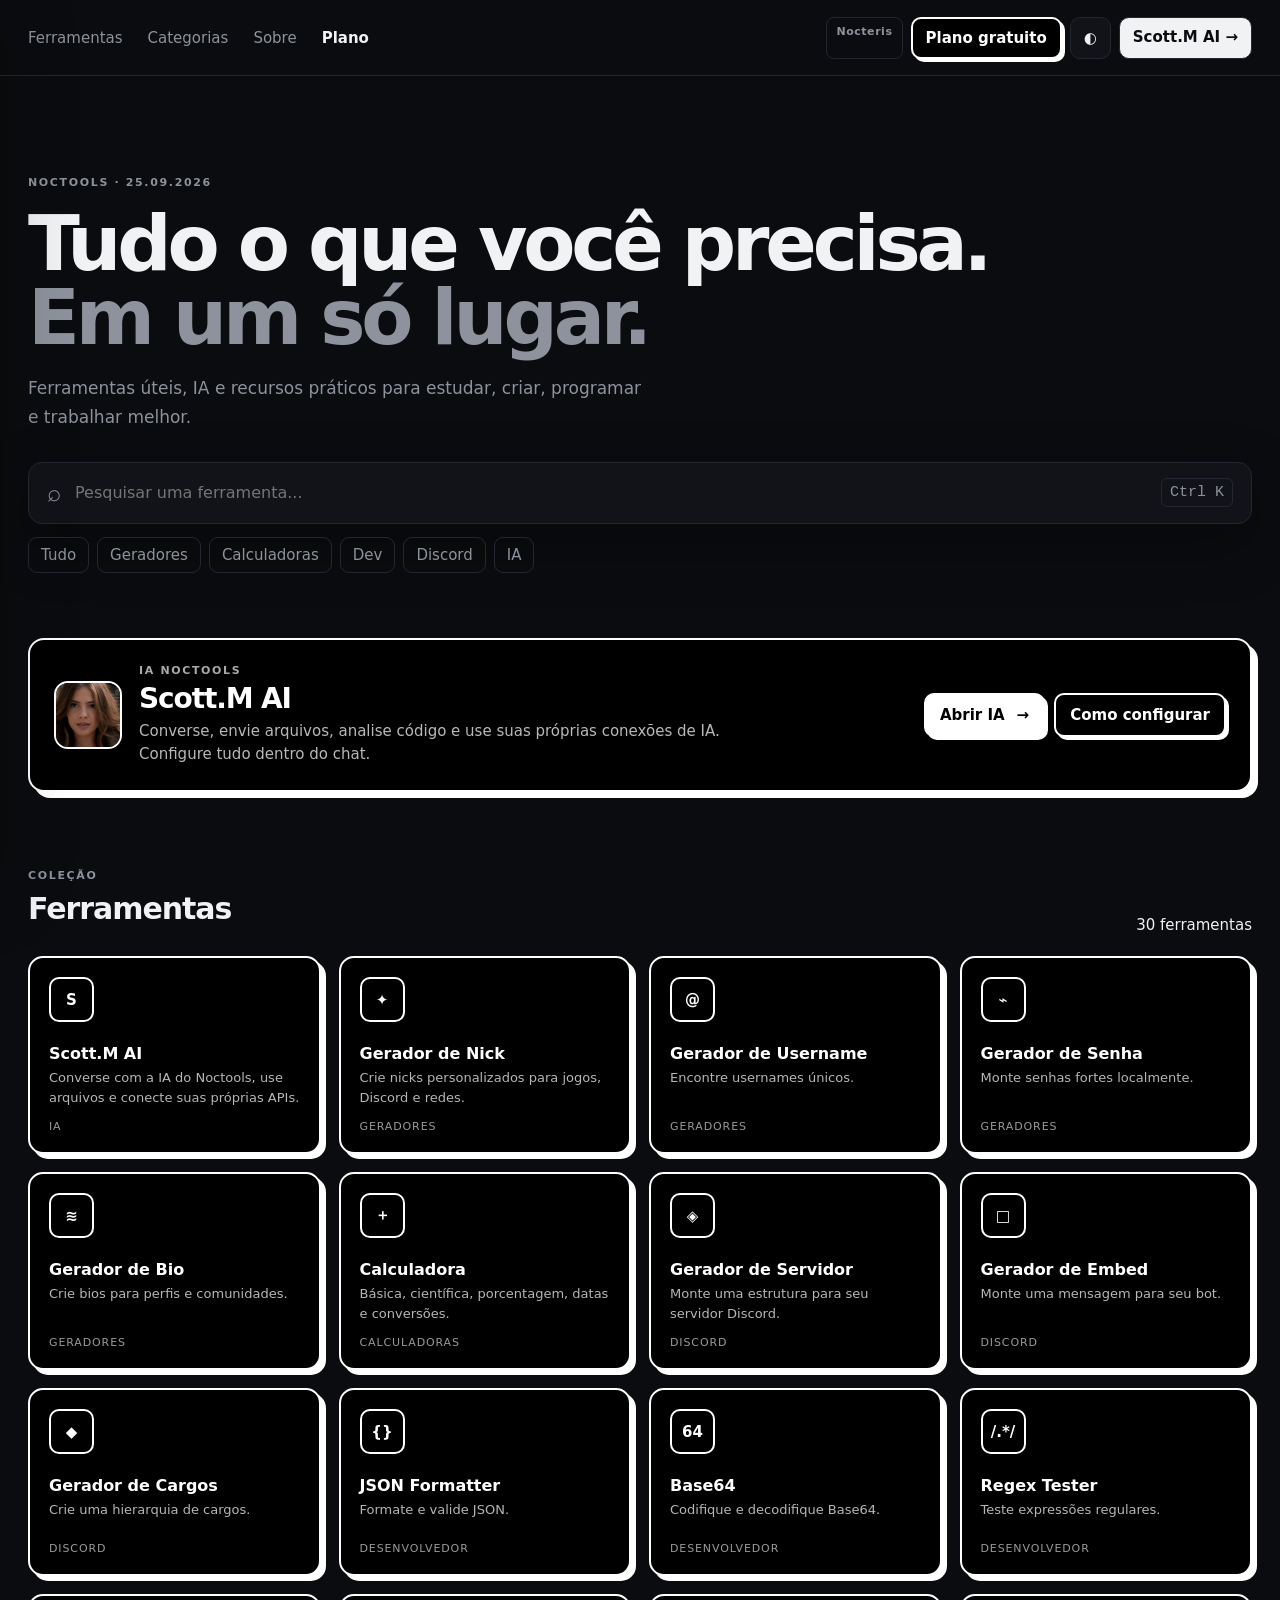
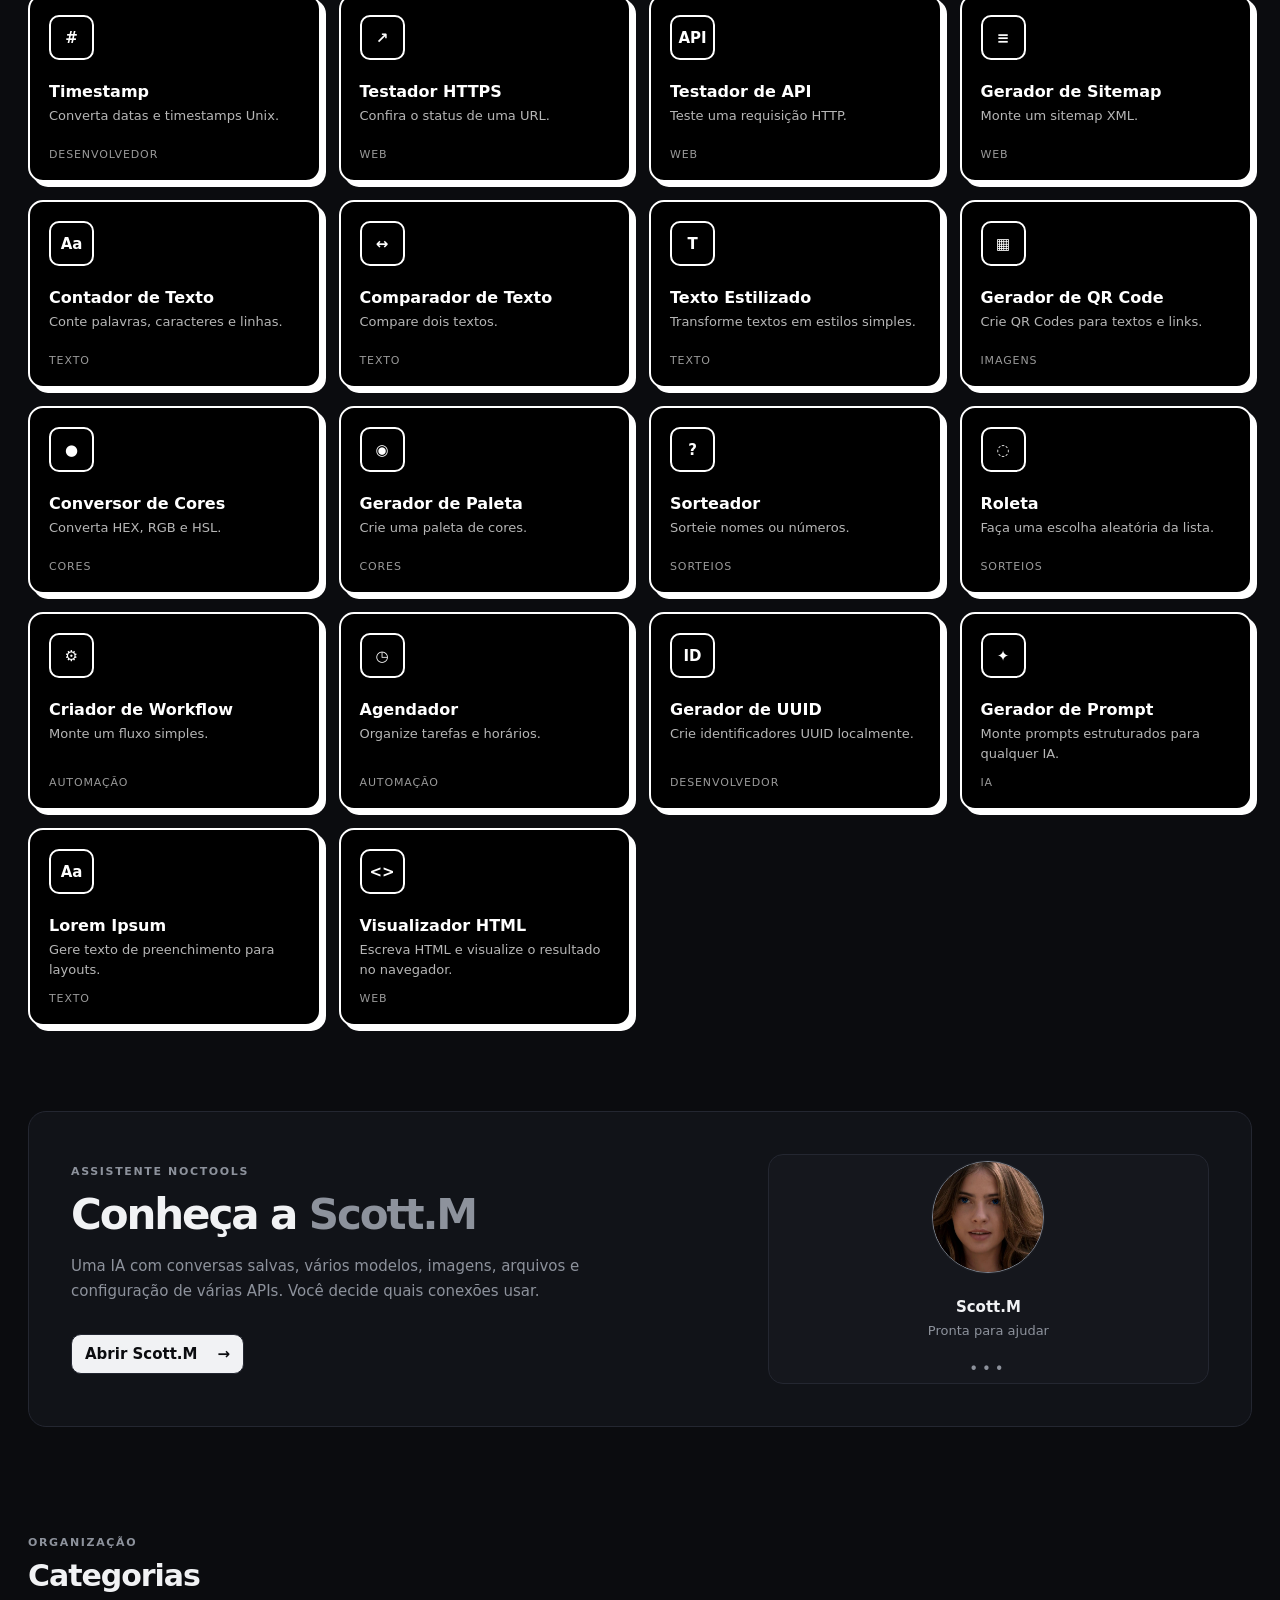
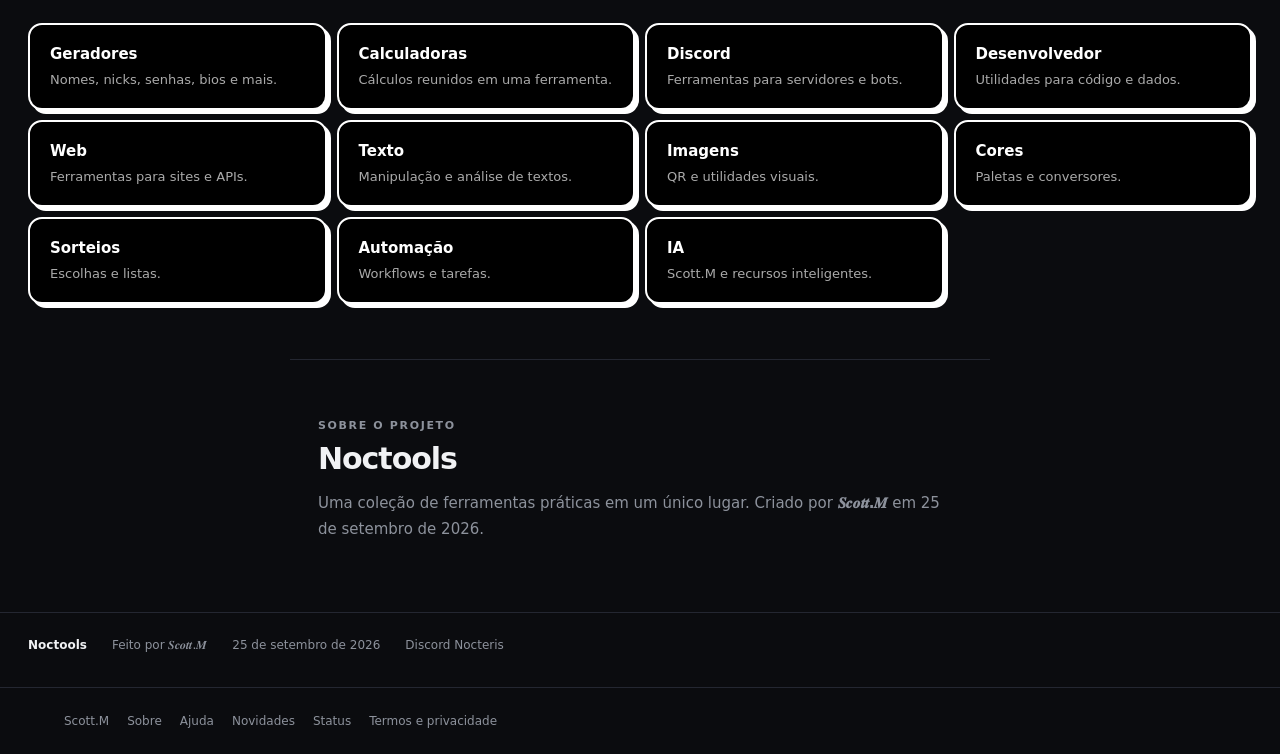
<file: index.html>
<!doctype html>
<html lang="pt-BR">
<head>
<meta charset="utf-8"><meta name="viewport" content="width=device-width,initial-scale=1">
<title>Noctools — ferramentas para todos</title>
<meta name="description" content="Noctools: ferramentas, automações e Scott.M AI.">
<link rel="stylesheet" href="styles.css">
</head>
<body>
<div class="site-shell">
  <div class="sidebar-overlay" id="sidebarOverlay"></div>
  <aside class="site-sidebar" id="siteSidebar">
    <div class="side-head"><a class="brand" href="index.html"><span class="brand-mark">N</span><span>Noctools</span></a><button class="side-close" id="sideClose" aria-label="Fechar menu">×</button></div>
    <nav class="side-nav">
      <a href="#inicio">Início</a><a href="#ferramentas">Todas as ferramentas</a><a href="ia/">Scott.M AI</a>
      <div class="side-label">CATEGORIAS</div>
      <button data-side-cat="Todos">Tudo</button><button data-side-cat="Geradores">Geradores</button><button data-side-cat="Calculadoras">Calculadoras</button><button data-side-cat="Discord">Discord</button><button data-side-cat="Desenvolvedor">Desenvolvedor</button><button data-side-cat="Web">Web</button><button data-side-cat="Texto">Texto</button><button data-side-cat="Imagens">Imagens</button><button data-side-cat="Cores">Cores</button><button data-side-cat="Sorteios">Sorteios</button><button data-side-cat="Automação">Automação</button><button data-side-cat="IA">IA</button>
    </nav>
    <div class="side-bottom"><button id="themeBtnSide">◐ <span>Alternar tema</span></button><button id="collapseSide">← <span>Minimizar menu</span></button></div>
  </aside>

  <div class="site-main" id="siteMain">
    <header class="topbar">
      <button class="menu-btn icon-btn" id="menuBtn" aria-label="Abrir menu">☰</button>
      <a class="brand mobile-brand" href="index.html"><span class="brand-mark">N</span><span>Noctools</span></a>
      <nav class="nav"><a href="#ferramentas">Ferramentas</a><a href="#categorias">Categorias</a><a href="#sobre">Sobre</a><a class="plan-link" href="plano/">Plano</a></nav>
      <div class="top-actions"><a class="creator-mini" href="https://discord.gg/b59XumS7wJ" target="_blank" rel="noopener">Nocteris</a><a class="plan-top-btn" href="plano/">Plano gratuito</a><button class="icon-btn" id="themeBtn" title="Alternar tema">◐</button><a class="scott-btn" href="ia/">Scott.M AI <span>→</span></a></div>
    </header>

    <main>
      <section class="hero" id="inicio">
        <div class="eyebrow">NOCTOOLS · 25.09.2026</div>
        <h1>Tudo o que você precisa.<br><span>Em um só lugar.</span></h1>
        <p>Ferramentas úteis, IA e recursos práticos para estudar, criar, programar e trabalhar melhor.</p>
        <div class="search-wrap"><span>⌕</span><input id="search" placeholder="Pesquisar uma ferramenta..." autocomplete="off"><kbd>Ctrl K</kbd></div>
        <div class="quick"><button data-cat="Todos">Tudo</button><button data-cat="Geradores">Geradores</button><button data-cat="Calculadoras">Calculadoras</button><button data-cat="Desenvolvedor">Dev</button><button data-cat="Discord">Discord</button><button data-cat="IA">IA</button></div>
      </section>

      <section class="ai-feature" id="ia-destaque">
        <div class="ai-feature-main">
          <div class="ai-feature-avatar"><img src="scott-avatar.webp" alt="Scott.M"></div>
          <div><div class="eyebrow">IA NOCTOOLS</div><h2>Scott.M AI</h2><p>Converse, envie arquivos, analise código e use suas próprias conexões de IA. Configure tudo dentro do chat.</p></div>
        </div>
        <div class="ai-feature-actions"><a class="neo-button primary-neo" href="ia/">Abrir IA <span>→</span></a><a class="neo-button" href="ia/#ajuda">Como configurar</a></div>
      </section>

      <section class="section" id="ferramentas"><div class="section-head"><div><small>COLEÇÃO</small><h2>Ferramentas</h2></div><span id="count"></span></div><div id="recent" class="recent hidden"></div><div id="grid" class="tool-grid"></div></section>

      <section class="scott-section" id="scott"><div class="scott-copy"><div class="eyebrow">ASSISTENTE NOCTOOLS</div><h2>Conheça a <span>Scott.M</span></h2><p>Uma IA com conversas salvas, vários modelos, imagens, arquivos e configuração de várias APIs. Você decide quais conexões usar.</p><a class="primary" href="ia/">Abrir Scott.M <span>→</span></a></div><div class="scott-card"><div class="scott-card-avatar"><img src="scott-avatar.webp" alt="Scott.M"></div><strong>Scott.M</strong><span>Pronta para ajudar</span><div class="dots">•••</div></div></section>

      <section class="section" id="categorias"><div class="section-head"><div><small>ORGANIZAÇÃO</small><h2>Categorias</h2></div></div><div class="category-grid" id="categoryGrid"></div></section>
      <section class="about section" id="sobre"><small>SOBRE O PROJETO</small><h2>Noctools</h2><p>Uma coleção de ferramentas práticas em um único lugar. Criado por <b>𝑺𝒄𝒐𝒕𝒕.𝑴</b> em 25 de setembro de 2026.</p></section>
    </main>
    <footer><b>Noctools</b><span>Feito por 𝑺𝒄𝒐𝒕𝒕.𝑴</span><span>25 de setembro de 2026</span><a href="https://discord.gg/b59XumS7wJ" target="_blank" rel="noopener">Discord Nocteris</a></footer>
  </div>
</div>
<script src="app.js"></script>
<footer class="site-footer"><a href="ia/">Scott.M</a><a href="sobre/">Sobre</a><a href="ajuda/">Ajuda</a><a href="novidades/">Novidades</a><a href="status/">Status</a><a href="termo/">Termos e privacidade</a></footer></body>
</html>
</file>
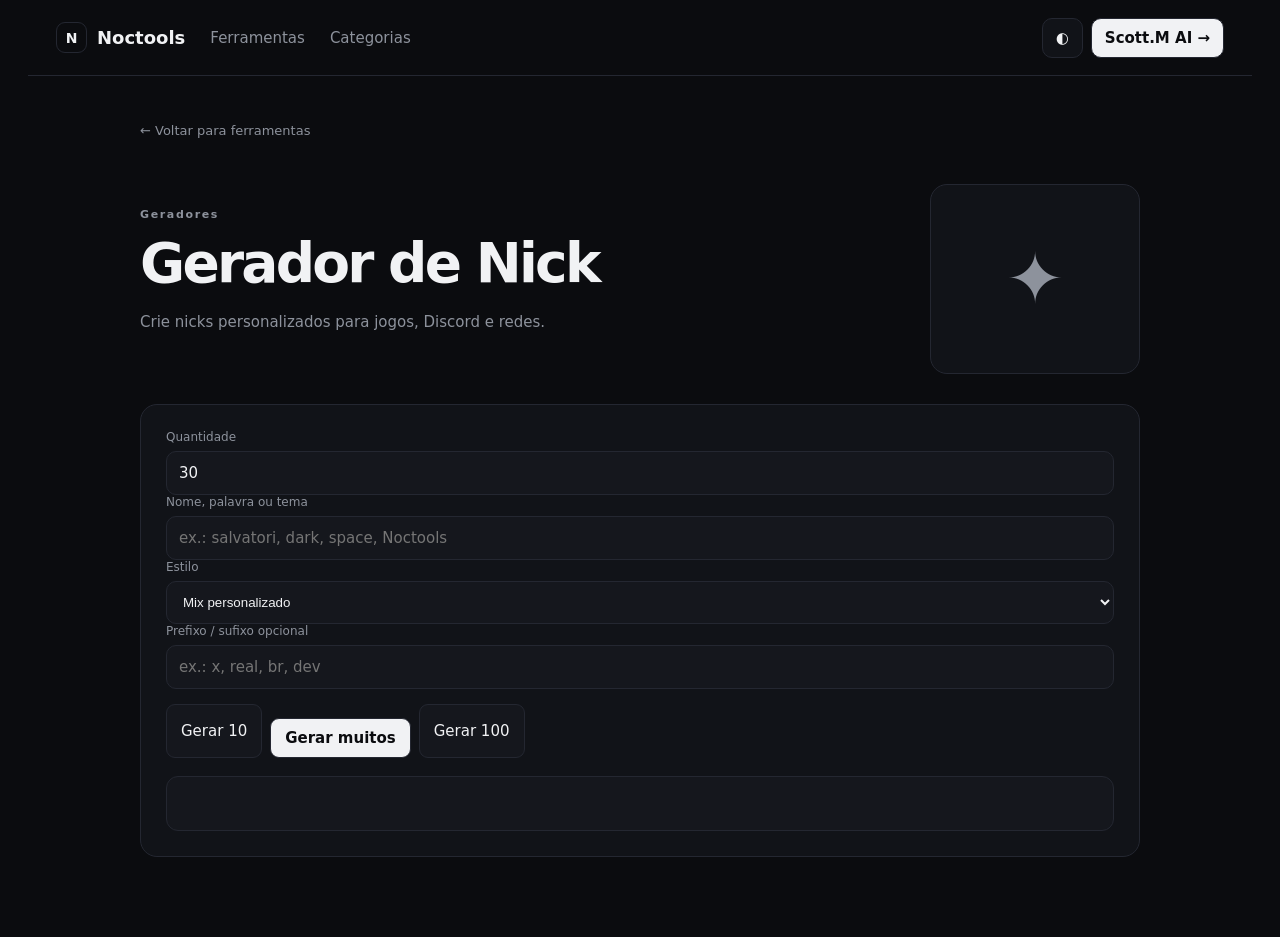
<file: tool.html>
<!doctype html><html lang="pt-BR"><head><meta charset="utf-8"><meta name="viewport" content="width=device-width,initial-scale=1"><title>Ferramenta — Noctools</title><link rel="stylesheet" href="styles.css"><link rel="stylesheet" href="tool.css"></head><body><div class="app"><header class="topbar"><a class="brand" href="index.html"><span class="brand-mark">N</span><span>Noctools</span></a><nav class="nav"><a href="index.html#ferramentas">Ferramentas</a><a href="index.html#categorias">Categorias</a></nav><div class="top-actions"><button class="icon-btn" id="themeBtn">◐</button><a class="scott-btn" href="scott.html">Scott.M AI →</a></div></header><main class="tool-page"><a class="backlink" href="index.html#ferramentas">← Voltar para ferramentas</a><div class="tool-hero"><div><div class="eyebrow" id="toolCat"></div><h1 id="toolTitle"></h1><p id="toolDesc"></p></div><div class="tool-art" id="toolArt"></div></div><section class="work" id="work"></section></main></div><script src="tool.js"></script></body></html>
</file>
<file: styles.css>
:root{--bg:#0b0c0f;--panel:#111318;--panel2:#15171d;--text:#f1f2f4;--muted:#8d929c;--line:#242731;--soft:#1b1e25;--accent:#fff;--shadow:0 20px 60px #0005}
:root.light{--bg:#f5f6f8;--panel:#fff;--panel2:#f0f1f4;--text:#14161a;--muted:#69707b;--line:#dfe2e7;--soft:#e9ebef;--accent:#111;--shadow:0 20px 60px #00000012}
*{box-sizing:border-box}html{scroll-behavior:smooth}body{margin:0;background:var(--bg);color:var(--text);font:15px Inter,ui-sans-serif,system-ui,-apple-system,BlinkMacSystemFont,"Segoe UI",sans-serif}a{text-decoration:none;color:inherit}button,input{font:inherit}.site-shell{min-height:100vh}.site-main{min-width:0;transition:margin-left .22s}.app{max-width:1280px;margin:auto;padding:0 28px}.topbar{height:76px;display:flex;align-items:center;border-bottom:1px solid var(--line);gap:25px;padding:0 28px}.brand{display:flex;align-items:center;gap:10px;font-weight:750;font-size:18px}.brand-mark{width:31px;height:31px;border:1px solid var(--line);display:grid;place-items:center;border-radius:9px;font-size:14px}.mobile-brand{display:none}.nav{display:flex;gap:25px;color:var(--muted);flex:1}.nav a:hover{color:var(--text)}.top-actions{display:flex;gap:8px}.icon-btn,.scott-btn,.primary{border:1px solid var(--line);background:var(--panel);color:var(--text);border-radius:10px;padding:10px 13px;cursor:pointer}.scott-btn{background:var(--text);color:var(--bg);font-weight:650}.menu-btn{display:none}.hero,.section,.about,footer{max-width:1280px;margin-left:auto;margin-right:auto}.hero{padding:100px 28px 55px}.eyebrow,small{font-size:11px;letter-spacing:.15em;color:var(--muted);font-weight:700}.hero h1{font-size:clamp(42px,7vw,76px);line-height:.98;letter-spacing:-.055em;margin:18px 0}.hero h1 span{color:var(--muted)}.hero p{font-size:17px;color:var(--muted);max-width:620px;line-height:1.7}.search-wrap{height:62px;border:1px solid var(--line);background:var(--panel);display:flex;align-items:center;gap:12px;border-radius:14px;margin-top:30px;padding:0 18px;box-shadow:var(--shadow)}.search-wrap span{font-size:24px;color:var(--muted)}.search-wrap input{background:transparent;border:0;outline:0;color:var(--text);width:100%;font-size:16px}.search-wrap kbd{border:1px solid var(--line);padding:5px 8px;border-radius:6px;color:var(--muted);white-space:nowrap}.quick{display:flex;gap:8px;flex-wrap:wrap;margin-top:13px}.quick button,.side-nav button{background:transparent;border:1px solid var(--line);color:var(--muted);padding:8px 12px;border-radius:9px;cursor:pointer;text-align:left}.quick button:hover,.side-nav button:hover{color:var(--text);border-color:var(--muted)}.section{padding:55px 28px}.section-head{display:flex;justify-content:space-between;align-items:end;margin-bottom:22px}.section h2,.about h2{font-size:30px;letter-spacing:-.035em;margin:8px 0}.tool-grid{display:grid;grid-template-columns:repeat(4,1fr);gap:12px}.tool{background:#000;border:2px solid #fff;border-radius:16px;padding:18px;min-height:170px;display:flex;flex-direction:column;transition:.18s transform,.18s box-shadow,.18s border-color;cursor:pointer;color:#fff;box-shadow:6px 6px 0 #fff;overflow:hidden}.tool:hover{transform:translate(-2px,-2px);box-shadow:9px 9px 0 #fff}.tool-icon{width:44px;height:44px;border:1px solid #fff;border-radius:10px;display:grid;place-items:center;margin-bottom:22px;color:#fff;background:#000;font-weight:800}.tool h3{margin:0 0 5px;font-size:15px;color:#fff}.tool p{margin:0;color:#aaa;font-size:13px;line-height:1.5}.tag{margin-top:auto;padding-top:13px;color:#aaa;font-size:10px;letter-spacing:.08em;text-transform:uppercase}.tool h3{margin:0 0 5px;font-size:15px}.tool p{margin:0;color:var(--muted);font-size:13px;line-height:1.5}.tag{margin-top:auto;padding-top:13px;color:var(--muted);font-size:11px}.scott-section{max-width:1224px;margin:30px auto 50px;border:1px solid var(--line);border-radius:18px;background:var(--panel);padding:42px;display:grid;grid-template-columns:1.5fr 1fr;gap:35px;align-items:center}.scott-copy h2{font-size:42px;letter-spacing:-.05em;margin:12px 0}.scott-copy h2 span{color:var(--muted)}.scott-copy p{color:var(--muted);line-height:1.7;max-width:600px}.primary{display:inline-flex;gap:20px;align-items:center;margin-top:14px;background:var(--text);color:var(--bg);font-weight:700}.scott-card{min-height:230px;border:1px solid var(--line);border-radius:15px;background:var(--panel2);display:flex;flex-direction:column;align-items:center;justify-content:center;gap:7px}.orb{width:75px;height:75px;border-radius:50%;border:1px solid var(--muted);display:grid;place-items:center;font-size:27px;margin-bottom:8px}.scott-card span{color:var(--muted);font-size:13px}.dots{color:var(--muted);letter-spacing:4px;margin-top:15px}.category-grid{display:grid;grid-template-columns:repeat(4,1fr);gap:10px}.category{padding:20px;border:1px solid var(--line);border-radius:13px;background:var(--panel)}.category strong{display:block;margin-bottom:7px}.category span{color:var(--muted);font-size:13px}.about{border-top:1px solid var(--line);max-width:700px}.about p{color:var(--muted);line-height:1.7}footer{border-top:1px solid var(--line);padding:25px 28px 35px;display:flex;gap:25px;color:var(--muted);font-size:12px}footer b{color:var(--text)}.recent{display:flex;gap:8px;margin-bottom:15px;overflow:auto}.recent button{background:var(--panel);border:1px solid var(--line);color:var(--muted);padding:8px 11px;border-radius:8px;white-space:nowrap}.hidden{display:none}
.site-sidebar{position:fixed;inset:0 auto 0 0;width:270px;background:var(--panel);border-right:1px solid var(--line);z-index:50;display:flex;flex-direction:column;transform:translateX(-100%);transition:transform .22s;box-shadow:20px 0 60px #0002}.site-shell.sidebar-open .site-sidebar{transform:translateX(0)}.site-shell.sidebar-open .site-main{margin-left:270px}.side-head{height:76px;padding:0 18px;border-bottom:1px solid var(--line);display:flex;align-items:center;justify-content:space-between}.side-close{display:none;background:transparent;border:0;color:var(--muted);font-size:24px}.side-nav{padding:15px;overflow:auto;display:flex;flex-direction:column;gap:6px}.side-nav>a{padding:10px 12px;border-radius:9px;color:var(--muted)}.side-nav>a:hover{background:var(--panel2);color:var(--text)}.side-label{font-size:10px;color:var(--muted);letter-spacing:.15em;margin:16px 12px 4px;font-weight:700}.side-bottom{margin-top:auto;padding:15px;border-top:1px solid var(--line);display:grid;gap:7px}.side-bottom button{border:1px solid var(--line);background:var(--panel2);color:var(--text);padding:10px;border-radius:9px;text-align:left;cursor:pointer}.sidebar-overlay{display:none;position:fixed;inset:0;background:#0008;z-index:40}
@media(min-width:901px){.site-shell.sidebar-open .site-sidebar{transform:translateX(0)}.site-shell.sidebar-open .site-main{margin-left:270px}.site-sidebar{transform:translateX(-100%)}.site-main{margin-left:0}.site-shell.sidebar-open .side-close{display:block}}
@media(max-width:900px){.tool-grid,.category-grid{grid-template-columns:repeat(2,1fr)}.nav{display:none}.menu-btn{display:block}.mobile-brand{display:flex}.topbar{padding:0 15px}.site-shell.sidebar-open .site-main{margin-left:0}.site-shell.sidebar-open .sidebar-overlay{display:block}.side-close{display:block}.scott-section{grid-template-columns:1fr;margin-left:15px;margin-right:15px}.hero{padding-top:65px}}
@media(max-width:560px){.hero,.section{padding-left:15px;padding-right:15px}.topbar{height:64px}.scott-btn{font-size:12px}.hero{padding-top:58px}.hero h1{font-size:44px}.hero p{font-size:15px}.search-wrap{height:55px}.search-wrap kbd{display:none}.tool-grid,.category-grid{grid-template-columns:1fr}.tool{min-height:125px}.tool-icon{margin-bottom:15px}.scott-section{padding:25px}.scott-copy h2{font-size:34px}footer{flex-direction:column;gap:8px;padding-left:15px;padding-right:15px}.top-actions .icon-btn{display:none}.site-sidebar{width:min(300px,88vw)}}

.site-footer{border-top:1px solid var(--line);padding:26px max(18px,5vw);display:flex;gap:18px;flex-wrap:wrap;color:var(--muted);font-size:12px}.site-footer a{color:inherit;text-decoration:none}.site-footer a:hover{color:var(--text)}

/* Noctools official visual polish v3 */
.plan-top-btn,.plan-link{font-weight:800}
.plan-top-btn{display:inline-flex;align-items:center;justify-content:center;padding:10px 13px;border:2px solid #fff;background:#000;color:#fff;border-radius:10px;box-shadow:3px 3px 0 #fff;transition:.16s ease}
.plan-top-btn:hover{transform:translate(-1px,-1px);box-shadow:5px 5px 0 #fff}
.plan-link{color:var(--text)!important}
.ai-feature{max-width:1224px;margin:10px auto 18px;padding:24px;border:2px solid #fff;border-radius:16px;background:#000;color:#fff;box-shadow:6px 6px 0 #fff;display:flex;align-items:center;justify-content:space-between;gap:24px}
.ai-feature-main{display:flex;align-items:center;gap:17px;min-width:0}.ai-feature-avatar{width:68px;height:68px;border:2px solid #fff;border-radius:14px;overflow:hidden;flex:none;background:#111}.ai-feature-avatar img{width:100%;height:100%;object-fit:cover}.ai-feature h2{margin:5px 0 5px;font-size:28px;letter-spacing:-.04em}.ai-feature p{margin:0;color:#b8b8b8;line-height:1.55;max-width:650px}.ai-feature .eyebrow{color:#aaa}.ai-feature-actions{display:flex;gap:9px;flex-wrap:wrap;justify-content:flex-end}.neo-button{display:inline-flex;align-items:center;gap:12px;padding:11px 14px;border:2px solid #fff;border-radius:10px;background:#000;color:#fff;font-weight:800;text-decoration:none;box-shadow:3px 3px 0 #fff;transition:.16s ease}.neo-button:hover{transform:translate(-1px,-1px);box-shadow:5px 5px 0 #fff}.primary-neo{background:#fff;color:#000}
.tool-grid{gap:18px}.tool{border:2px solid #fff;border-radius:15px;box-shadow:5px 5px 0 #fff;min-height:188px;padding:19px}.tool:hover{transform:translate(-2px,-2px);box-shadow:8px 8px 0 #fff}.tool-icon{border:2px solid #fff;border-radius:10px;width:45px;height:45px}.tool h3{font-size:16px}.tool p{color:#b6b6b6}.tag{color:#999}
.category{border:2px solid #fff;background:#000;color:#fff;border-radius:14px;box-shadow:4px 4px 0 #fff;transition:.16s}.category:hover{transform:translate(-1px,-1px);box-shadow:6px 6px 0 #fff}.category span{color:#aaa}
@media(max-width:900px){.ai-feature{margin-left:28px;margin-right:28px;flex-direction:column;align-items:stretch}.ai-feature-actions{justify-content:flex-start}.nav{display:none}}
@media(max-width:600px){.ai-feature{margin-left:14px;margin-right:14px;padding:18px}.ai-feature-main{align-items:flex-start}.ai-feature-avatar{width:56px;height:56px}.ai-feature h2{font-size:23px}.tool-grid{grid-template-columns:1fr 1fr;gap:14px}.tool{min-height:170px;padding:15px}.tool-icon{margin-bottom:16px}.category-grid{grid-template-columns:1fr 1fr}}


/* Noctools official polish v4 */
.scott-card-avatar{width:112px;height:112px;border:1px solid #7f8590;border-radius:50%;overflow:hidden;margin:0 auto 18px;background:#111318;box-shadow:0 0 0 1px rgba(255,255,255,.03)}
.scott-card-avatar img{display:block;width:100%;height:100%;object-fit:cover;object-position:center 22%}
.scott-card .orb{display:none}
.scott-card{overflow:hidden}
@media(max-width:900px){.scott-section{grid-template-columns:1fr!important}.scott-card{min-height:280px}}
@media(max-width:640px){.topbar{padding:0 14px!important}.topbar .nav{display:none}.top-actions .themeBtn,.top-actions #themeBtn{display:none}.plan-top-btn{padding:9px 11px!important;font-size:11px!important}.scott-btn{display:none}.hero{padding:48px 20px 28px!important}.hero h1{font-size:clamp(42px,12vw,70px)!important;line-height:.96}.hero p{font-size:16px!important}.ai-feature{margin:12px 14px 30px!important;padding:18px!important}.ai-feature-main{align-items:flex-start!important}.ai-feature-avatar{width:58px!important;height:58px!important;flex:none}.ai-feature-actions{display:grid!important;grid-template-columns:1fr!important}.section{padding-left:14px!important;padding-right:14px!important}.scott-section{margin:10px 14px 28px!important;padding:24px 18px!important}.scott-card{padding:24px 14px!important}.scott-card-avatar{width:92px;height:92px}}

.creator-mini{font-size:11px;font-weight:750;letter-spacing:.05em;color:var(--muted);text-decoration:none;padding:7px 9px;border:1px solid var(--line);border-radius:8px}
.creator-mini:hover{color:var(--text)}
footer a{color:var(--muted);text-decoration:none}
footer a:hover{color:var(--text)}
@media(max-width:760px){.creator-mini{display:none}}
</file>
<file: tool.css>
.tool-page{padding:45px 0 80px;max-width:1000px;margin:auto}.backlink{color:var(--muted);font-size:13px}.tool-hero{display:grid;grid-template-columns:1fr 210px;gap:25px;align-items:center;padding:45px 0 30px}.tool-hero h1{font-size:clamp(35px,6vw,55px);letter-spacing:-.05em;margin:10px 0}.tool-hero p{color:var(--muted);line-height:1.7;max-width:650px}.tool-art{height:190px;border:1px solid var(--line);border-radius:17px;background:var(--panel);display:grid;place-items:center;font-size:70px;color:var(--muted)}.work{border:1px solid var(--line);border-radius:17px;background:var(--panel);padding:25px}.work h2{margin-top:0}.form-grid{display:grid;grid-template-columns:repeat(2,1fr);gap:12px}.field{display:flex;flex-direction:column;gap:7px}.field.full{grid-column:1/-1}.field label{font-size:12px;color:var(--muted)}.field input,.field textarea,.field select{width:100%;border:1px solid var(--line);background:var(--panel2);color:var(--text);border-radius:10px;padding:12px;outline:none}.field textarea{resize:vertical;min-height:120px}.actions{display:flex;flex-wrap:wrap;gap:8px;margin-top:15px}.btn{border:1px solid var(--line);background:var(--panel2);color:var(--text);padding:10px 14px;border-radius:9px;cursor:pointer}.btn.primary{background:var(--text);color:var(--bg)}.result{margin-top:18px;border:1px solid var(--line);background:var(--panel2);border-radius:12px;padding:15px;min-height:55px;white-space:pre-wrap;word-break:break-word}.result pre{white-space:pre-wrap}.calculator{max-width:430px}.calc-screen{font-size:29px;text-align:right;min-height:62px;display:flex;align-items:center;justify-content:flex-end;padding:12px;border:1px solid var(--line);border-radius:12px;background:var(--panel2);margin-bottom:10px;overflow:auto}.calc-grid{display:grid;grid-template-columns:repeat(4,1fr);gap:7px}.calc-grid button{height:55px;border:1px solid var(--line);background:var(--panel2);color:var(--text);border-radius:10px;font-size:17px}.calc-grid button.op{background:var(--text);color:var(--bg)}.compare{display:grid;grid-template-columns:1fr 1fr;gap:12px}.copyline{display:flex;gap:8px;align-items:center}.copyline .result{flex:1}@media(max-width:650px){.tool-hero{grid-template-columns:1fr}.tool-art{height:120px;font-size:45px}.form-grid,.compare{grid-template-columns:1fr}.field.full{grid-column:auto}.work{padding:17px}.tool-page{padding-top:30px}}
.nick-head{display:flex;align-items:center;justify-content:space-between;gap:10px;margin-bottom:12px}.nick-grid{display:grid;grid-template-columns:repeat(2,minmax(0,1fr));gap:8px}.nick-card{display:flex;align-items:center;justify-content:space-between;gap:8px;padding:11px;border:1px solid var(--line);background:var(--panel);border-radius:10px}.nick-card span{font-weight:650;word-break:break-all}.nick-card button{border:1px solid var(--line);background:var(--panel2);color:var(--muted);padding:6px 8px;border-radius:7px;cursor:pointer}.nick-card button:hover{color:var(--text)}#toolToast{position:fixed;right:18px;bottom:18px;background:var(--text);color:var(--bg);padding:10px 13px;border-radius:9px;opacity:0;transform:translateY(8px);transition:.2s;z-index:100}.toolToast.show,#toolToast.show{opacity:1;transform:none}@media(max-width:600px){.nick-grid{grid-template-columns:1fr}}
</file>
